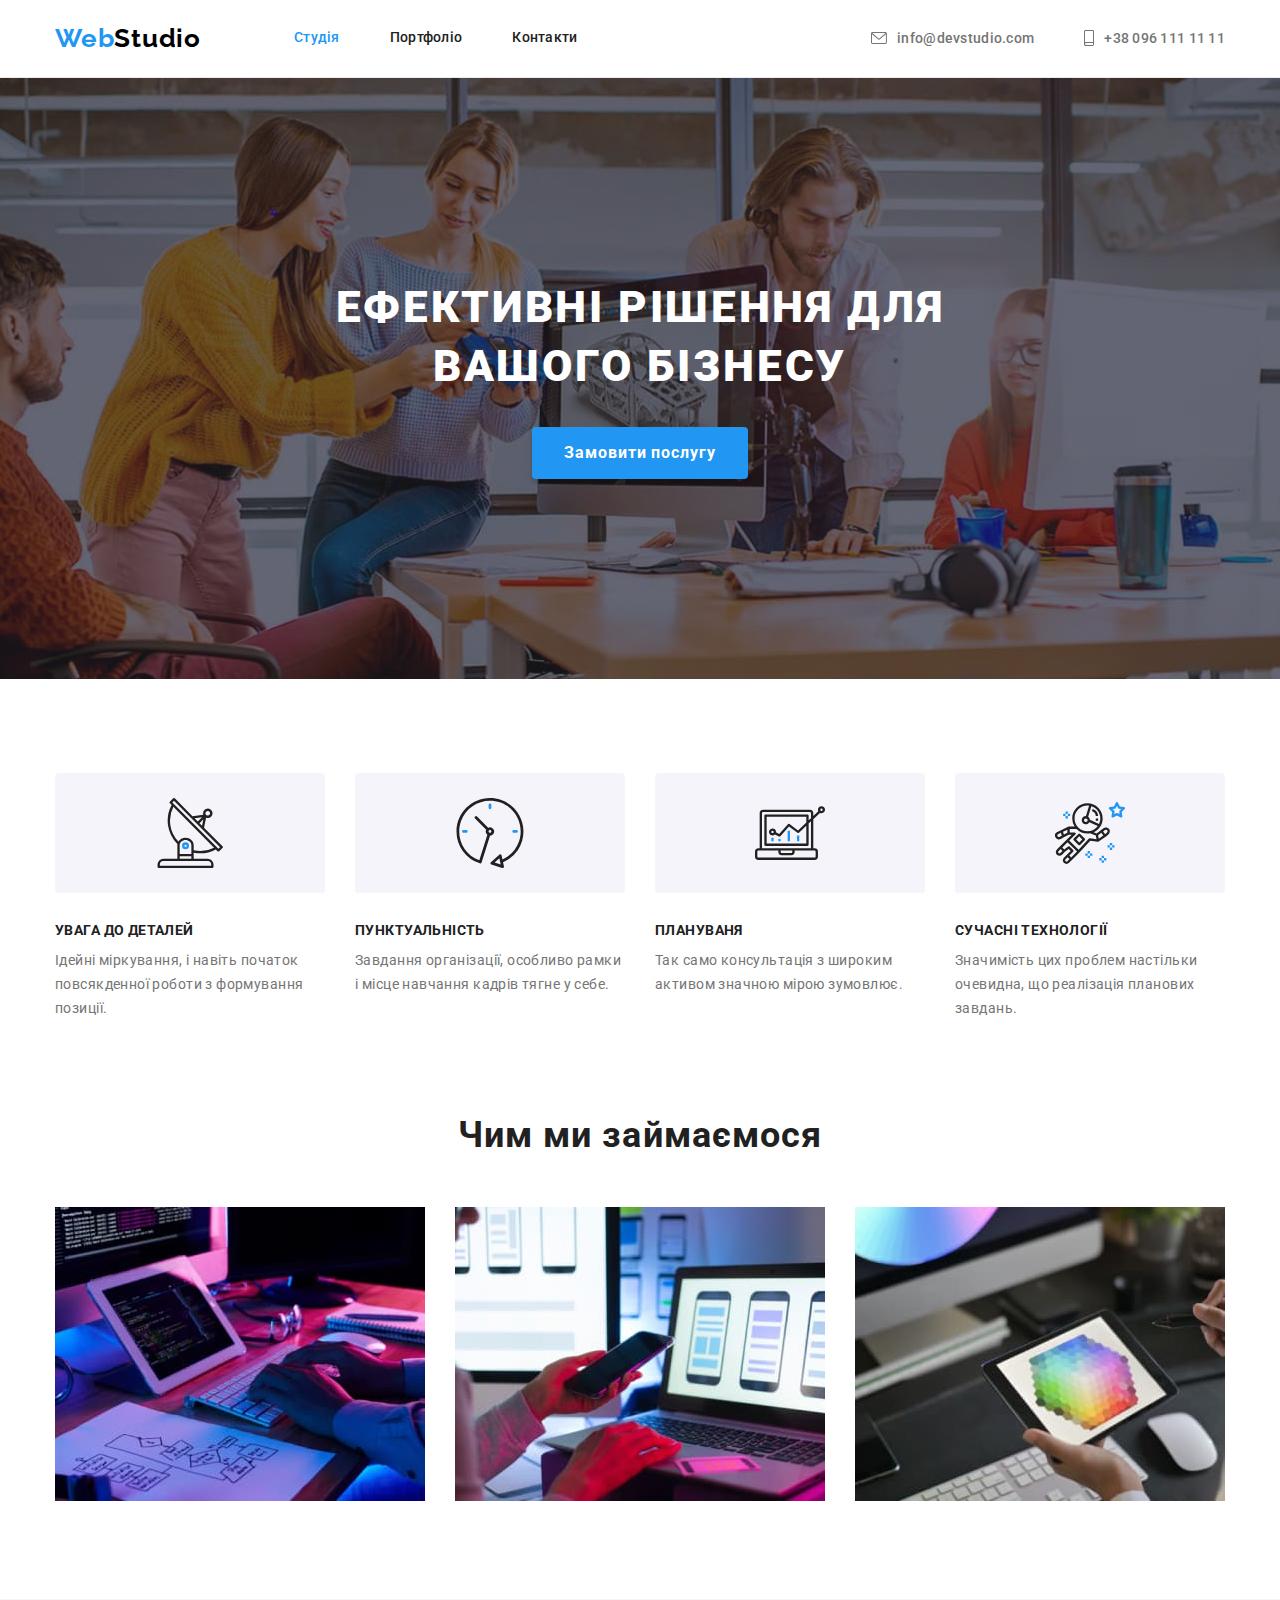
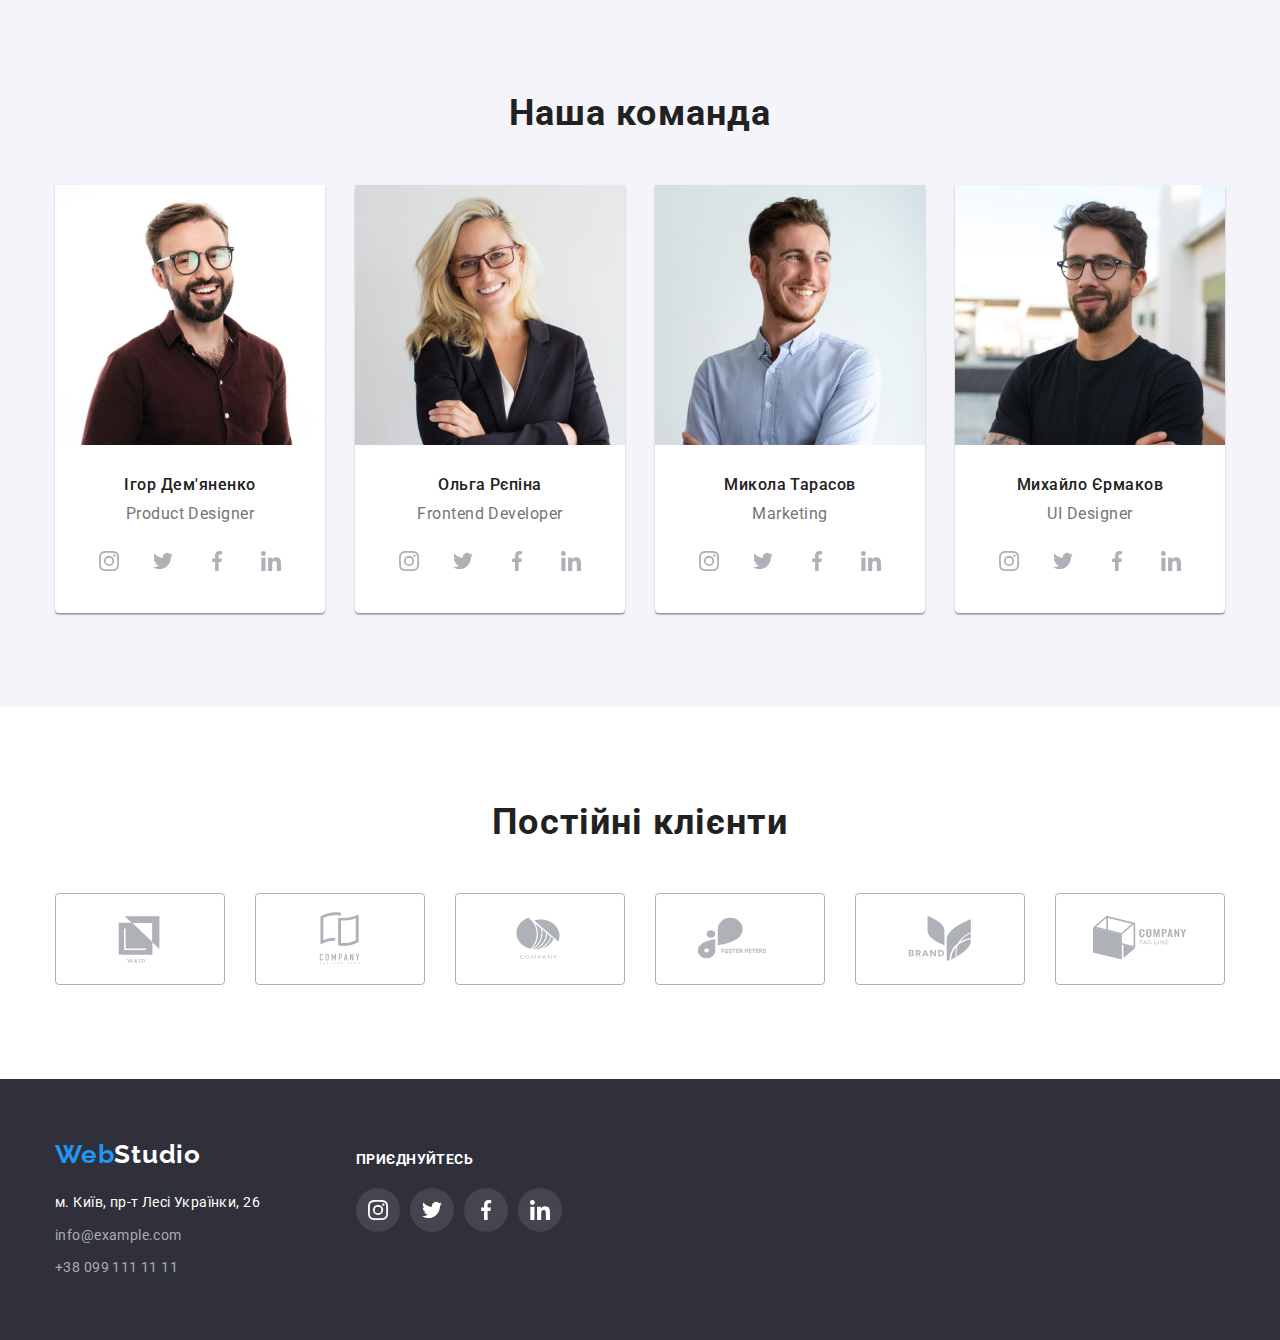
<file: index.html>
<!DOCTYPE html>
<html lang="uk">
<head>
    <meta charset="UTF-8">
    <meta http-equiv="X-UA-Compatible" content="IE=edge">
    <meta name="viewport" content="width=device-width, initial-scale=1.0">
    <title>Веб студія</title>
    <link rel="stylesheet" href="https://cdnjs.cloudflare.com/ajax/libs/modern-normalize/1.1.0/modern-normalize.min.css">
    <link rel="preconnect" href="https://fonts.googleapis.com">  
    <link rel="preconnect" href="https://fonts.gstatic.com" crossorigin> 
    <link href="https://fonts.googleapis.com/css2?family=Raleway:wght@700&family=Roboto:wght@400;500;700;900&display=swap" rel="stylesheet">
    <link rel="stylesheet" href="./css/styles.css" />
</head>
<body>
<!-- Header -->
<header class="header">
        <div class="container header-section">
        <a href="./index.html" class="logo" lang="en"> <span class="logo-web">Web</span>Studio</a>
        <nav class="header-nav">
            <ul class="site-nav list">
                <li class="site-nav-item"><a href="./index.html" class="site-nav-links current">Студія</a></li>
                <li class="site-nav-item"><a href="./portfolio.html" class="site-nav-links">Портфоліо</a></li>
                <li class="site-nav-item"><a href="/" class="site-nav-links">Контакти</a></li>
            </ul>
        </nav>
            <ul class="header-contact list">
                <li><a href="mailto:info@devstudio.com" class="contact" target="_blank" rel="noreferrer noopener"> 
                    <svg class="contact-icon" width="16" height="12">
                        <use href="./images/symbol-defs.svg#icon-envelope"></use></svg>    
                info@devstudio.com</a></li>
                <li><a href="tel:+380961111111" class="contact phone">
                    <svg class="contact-icon" width="10" height="16">
                        <use href="./images/symbol-defs.svg#icon-smartphone"></use></svg>                
                    +38 096 111 11 11</a></li>
            </ul>
        </div>
</header>
<!-- Main content -->
<main>
    <!-- Main title -->
    <section class="main-tittle">
        <div class="container">
            <h1 class="main-slogan">Ефективні рішення для <br /> вашого бізнесу</h1>
            <button type="button" class="main-button">Замовити послугу</button>
        </div>
    </section>
    <!-- Main privileges -->
    <section class="privileges">
        <h2 class="hidden-tittle">Наші переваги</h2>
        <div class="container">
            <ul class="privileges-blocks list">
                <li class="privileges-list">
                    <div class="privileges-icon-fon">
                        <svg class="privileges-icon" width="70" height="70">
                        <use href="./images/symbol-defs.svg#icon-group"></use></svg></div>
                    <h3 class="privileges-tittle">Увага до деталей</h3>
                    <p class="privileges-text">Ідейні міркування, і навіть початок повсякденної роботи з формування позиції.</p>
                </li>
                <li class="privileges-list">
                    <div class="privileges-icon-fon">
                        <svg class="privileges-icon" width="70" height="70">
                        <use href="./images/symbol-defs.svg#icon-clock"></use></svg></div>
                    <h3 class="privileges-tittle">Пунктуальність</h3>
                    <p class="privileges-text">Завдання організації, особливо рамки і місце навчання кадрів тягне у себе.</p>
                </li>
                <li class="privileges-list">
                    <div class="privileges-icon-fon">
                        <svg class="privileges-icon" width="70" height="70">
                        <use href="./images/symbol-defs.svg#icon-diagram"></use></svg></div>
                    <h3 class="privileges-tittle">Плануваня</h3>
                    <p class="privileges-text">Так само консультація з широким активом значною мірою зумовлює.</p>
                </li>
                <li class="privileges-list">
                    <div class="privileges-icon-fon">
                        <svg class="privileges-icon" width="70" height="70">
                        <use href="./images/symbol-defs.svg#icon-astronaut"></use></svg></div>
                    <h3 class="privileges-tittle">Сучасні технології</h3>
                    <p class="privileges-text">Значимість цих проблем настільки очевидна, що реалізація планових завдань.</p>
                </li>
            </ul>
        </div>
    </section>
    <!-- What do we do? -->
    <section class="what-do-we-do">
        <div class="container">
            <h2 class="main-wdwd-tittle">Чим ми займаємося</h2>
            <ul class="wdwd-blocks list">
                <li class="wdwd-list"><img src="./images/portfolio-main-1.jpg" width="370" height="294" alt="Проект №1"></li>
                <li class="wdwd-list"><img src="./images/portfolio-main-2.jpg" width="370" height="294" alt="Проект №2"></li>
                <li class="wdwd-list"><img src="./images/portfolio-main-3.jpg" width="370" height="294" alt="Проект №3"></li>
            </ul>
        </div>
    </section>
    <!-- Team -->
    <section class="team">
        <div class="container">
            <h2 class="team-tittle">Наша команда</h2>
            <ul class="team-list list">
                <li class="team-card">
                    <img class="img" src="./images/team-main-1.jpg" alt="Ігор Дем'яненко" width="270" height="260">
                    <div class="team-description">
                        <h3 class="team-name">Ігор Дем'яненко</h3>
                        <p lang="en" class="team-job">Product Designer</p>
                        <ul class="team-social-list list">
                            <li class="team-social-item">
                                <a class="team-social-link link" href="https://instagram.com" target="_blank" rel="noreferrer noopener">
                                <svg class="team-social-icon" width="20" height="20">
                                <use href="./images/symbol-defs.svg#icon-instagram"></use>
                            </svg></a></li>
                            <li class="team-social-item">
                                <a class="team-social-link link" href="https://twitter.com" target="_blank" rel="noreferrer noopener">
                                <svg class="team-social-icon" width="20" height="20">
                                <use href="./images/symbol-defs.svg#icon-twitter"></use>
                            </svg></a></li>
                            <li class="team-social-item">
                                <a class="team-social-link link" href="https://facebook.com" target="_blank" rel="noreferrer noopener">
                                <svg class="team-social-icon" width="20" height="20">
                                <use href="./images/symbol-defs.svg#icon-facebook"></use>
                            </svg></a></li>
                            <li class="team-social-item">
                                <a class="team-social-link link" href="https://linkedin.com" target="_blank" rel="noreferrer noopener">
                                <svg class="team-social-icon" width="20" height="20">
                                <use href="./images/symbol-defs.svg#icon-linkedin"></use>
                            </svg></a></li>
                        </ul>
                    </div>
                </li>
                <li class="team-card">
                    <img class="img" src="./images/team-main-2.jpg" alt="Ольга Рєпіна" width="270" height="260">
                    <div class="team-description">
                        <h3 class="team-name">Ольга Рєпіна</h3>
                        <p lang="en" class="team-job">Frontend Developer</p>
                        <ul class="team-social-list list">
                            <li class="team-social-item">
                                <a class="team-social-link link" href="https://instagram.com" target="_blank" rel="noreferrer noopener">
                                <svg class="team-social-icon" width="20" height="20">
                                <use href="./images/symbol-defs.svg#icon-instagram"></use>
                            </svg></a></li>
                            <li class="team-social-item">
                                <a class="team-social-link link" href="https://twitter.com" target="_blank" rel="noreferrer noopener">
                                <svg class="team-social-icon" width="20" height="20">
                                <use href="./images/symbol-defs.svg#icon-twitter"></use>
                            </svg></a></li>
                            <li class="team-social-item">
                                <a class="team-social-link link" href="https://facebook.com" target="_blank" rel="noreferrer noopener">
                                <svg class="team-social-icon" width="20" height="20">
                                <use href="./images/symbol-defs.svg#icon-facebook"></use>
                            </svg></a></li>
                            <li class="team-social-item">
                                <a class="team-social-link link" href="https://linkedin.com" target="_blank" rel="noreferrer noopener">
                                <svg class="team-social-icon" width="20" height="20">
                                <use href="./images/symbol-defs.svg#icon-linkedin"></use>
                            </svg></a></li>
                        </ul>
                    </div>
                </li>
                <li class="team-card">
                    <img class="img" src="./images/team-main-3.jpg" alt="Микола Тарасов" width="270" height="260">
                    <div class="team-description">
                        <h3 class="team-name">Микола Тарасов</h3>
                        <p lang="en" class="team-job">Marketing</p>
                        <ul class="team-social-list list">
                            <li class="team-social-item">
                                <a class="team-social-link link" href="https://instagram.com" target="_blank" rel="noreferrer noopener">
                                <svg class="team-social-icon" width="20" height="20">
                                <use href="./images/symbol-defs.svg#icon-instagram"></use>
                            </svg></a></li>
                            <li class="team-social-item">
                                <a class="team-social-link link" href="https://twitter.com" target="_blank" rel="noreferrer noopener">
                                <svg class="team-social-icon" width="20" height="20">
                                <use href="./images/symbol-defs.svg#icon-twitter"></use>
                            </svg></a></li>
                            <li class="team-social-item">
                                <a class="team-social-link link" href="https://facebook.com" target="_blank" rel="noreferrer noopener">
                                <svg class="team-social-icon" width="20" height="20">
                                <use href="./images/symbol-defs.svg#icon-facebook"></use>
                            </svg></a></li>
                            <li class="team-social-item">
                                <a class="team-social-link link" href="https://linkedin.com" target="_blank" rel="noreferrer noopener">
                                <svg class="team-social-icon" width="20" height="20">
                                <use href="./images/symbol-defs.svg#icon-linkedin"></use>
                            </svg></a></li>
                        </ul>
                    </div>
                </li>
                <li class="team-card">
                    <img class="img" src="./images/team-main-4.jpg" alt="Михайло Єрмаков" width="270" height="260">
                    <div class="team-description">
                        <h3 class="team-name">Михайло Єрмаков</h3>
                        <p lang="en" class="team-job">UI Designer</p>
                        <ul class="team-social-list list">
                            <li class="team-social-item">
                                <a class="team-social-link link" href="https://instagram.com" target="_blank" rel="noreferrer noopener">
                                <svg class="team-social-icon" width="20" height="20">
                                <use href="./images/symbol-defs.svg#icon-instagram"></use>
                            </svg></a></li>
                            <li class="team-social-item">
                                <a class="team-social-link link" href="https://twitter.com" target="_blank" rel="noreferrer noopener">
                                <svg class="team-social-icon" width="20" height="20">
                                <use href="./images/symbol-defs.svg#icon-twitter"></use>
                            </svg></a></li>
                            <li class="team-social-item">
                                <a class="team-social-link link" href="https://facebook.com" target="_blank" rel="noreferrer noopener">
                                <svg class="team-social-icon" width="20" height="20">
                                <use href="./images/symbol-defs.svg#icon-facebook"></use>
                            </svg></a></li>
                            <li class="team-social-item">
                                <a class="team-social-link link" href="https://linkedin.com" target="_blank" rel="noreferrer noopener">
                                <svg class="team-social-icon" width="20" height="20">
                                <use href="./images/symbol-defs.svg#icon-linkedin"></use>
                            </svg></a></li>
                        </ul>
                    </div>
                </li>
            </ul>
        </div>
    </section>
    <section class="current-clients">
        <div class="container">
            <h2 class="clients-tittle">Постійні клієнти</h2>
            <ul class="clients-list list">
                <li class="clients-item">
                    <a class="clients-link link" href="" target="_blank" rel="noreferrer noopener">
                    <svg class="clients-icon" width="106" height="60">
                    <use href="./images/symbol-defs.svg#icon-logo1"></use>
                </svg></a></li>
                <li class="clients-item">
                    <a class="clients-link link" href="" target="_blank" rel="noreferrer noopener">
                    <svg class="clients-icon" width="106" height="60">
                    <use href="./images/symbol-defs.svg#icon-logo2"></use>
                </svg></a></li>
                <li class="clients-item">
                    <a class="clients-link link" href="" target="_blank" rel="noreferrer noopener">
                    <svg class="clients-icon" width="106" height="60">
                    <use href="./images/symbol-defs.svg#icon-logo3"></use>
                </svg></a></li>
                <li class="clients-item">
                    <a class="clients-link link" href="" target="_blank" rel="noreferrer noopener">
                    <svg class="clients-icon" width="106" height="60">
                    <use href="./images/symbol-defs.svg#icon-logo4"></use>
                </svg></a></li>
                <li class="clients-item">
                    <a class="clients-link link" href="" target="_blank" rel="noreferrer noopener">
                    <svg class="clients-icon" width="106" height="60">
                    <use href="./images/symbol-defs.svg#icon-logo5"></use>
                </svg></a></li>
                <li class="clients-item">
                    <a class="clients-link link" href="" target="_blank" rel="noreferrer noopener">
                    <svg class="clients-icon" width="106" height="60">
                    <use href="./images/symbol-defs.svg#icon-logo6"></use>
                </svg></a></li>
            </ul>
        </div>
    </section>
</main>
<!-- Footer -->
<footer class="footer">
    <div class="container">
        <div class="footer-address-section">
        <a href="./index.html" class="logo footer-logo"> <span class="logo-web">Web</span><span class="logo-studio">Studio</span></a>
        <address class="footer-address-block">
            <p class="footer-office-address">м. Київ, пр-т Лесі Українки, 26</p> 
            <ul class="footer-item list">
                <li class="footer-item-adress"><a href="mailto:info@example.com" class="footer-contact" target="_blank" rel="noreferrer noopener">info@example.com</a></li>
                <li class="footer-item-adress"><a href="tel:+380991111111" class="footer-contact">+38 099 111 11 11</a></li>
            </ul>
        </address></div>
        <div class="footer-social-contacts">
        <p class="footer-social-tittle">Приєднуйтесь</p>
        <ul class="footer-social-list list">
        <li class="footer-social-item">
            <a class="footer-social-link link" href="https://instagram.com" target="_blank" rel="noreferrer noopener">
            <svg class="footer-social-icon" width="20" height="20">
            <use href="./images/symbol-defs.svg#icon-instagram"></use>
        </svg></a></li>
        <li class="footer-social-item">
            <a class="footer-social-link link" href="https://twitter.com" target="_blank" rel="noreferrer noopener">
            <svg class="footer-social-icon" width="20" height="20">
            <use href="./images/symbol-defs.svg#icon-twitter"></use>
        </svg></a></li>
        <li class="footer-social-item">
            <a class="footer-social-link link" href="https://www.facebook.com" target="_blank" rel="noreferrer noopener">
            <svg class="footer-social-icon" width="20" height="20">
            <use href="./images/symbol-defs.svg#icon-facebook"></use>
        </svg></a></li>
        <li class="footer-social-item">
            <a class="footer-social-link link" href="https://www.linkedin.com" target="_blank" rel="noreferrer noopener">
            <svg class="footer-social-icon" width="20" height="20">
            <use href="./images/symbol-defs.svg#icon-linkedin"></use>
        </svg></a></li>
        </ul>
        </div>
     </div>
</footer>
</body>
</html>
</file>
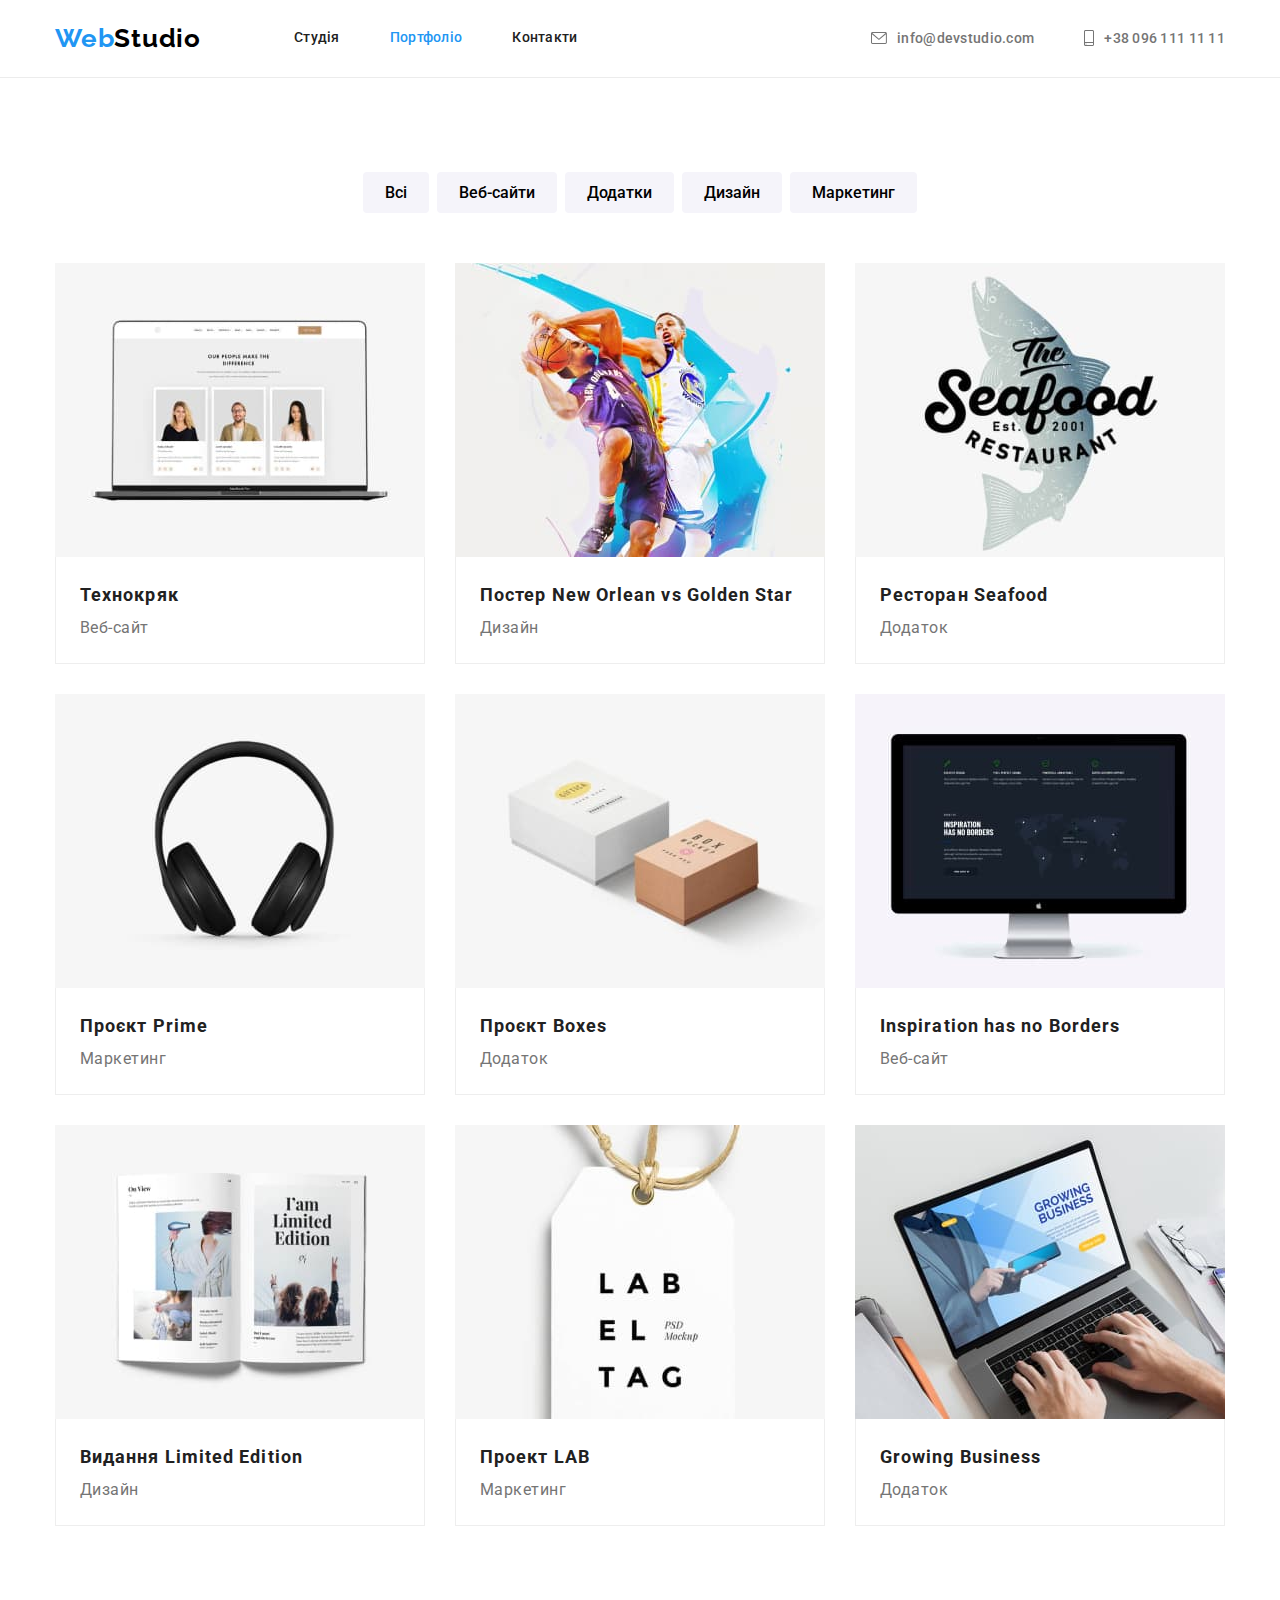
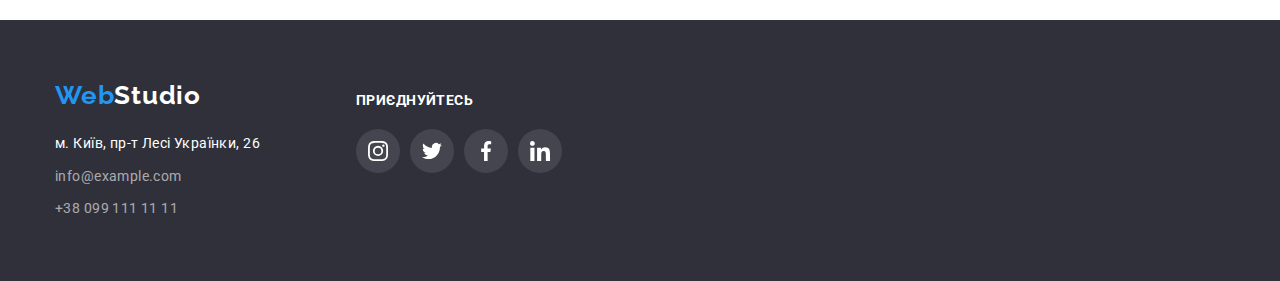
<file: portfolio.html>
<!DOCTYPE html>
<html lang="uk">
<head>
    <meta charset="UTF-8">
    <meta http-equiv="X-UA-Compatible" content="IE=edge">
    <meta name="viewport" content="width=device-width, initial-scale=1.0">
    <title>Веб студія - Портфоліо</title>
    <link rel="stylesheet" href="https://cdnjs.cloudflare.com/ajax/libs/modern-normalize/1.1.0/modern-normalize.min.css">
    <link rel="preconnect" href="https://fonts.googleapis.com">  
    <link rel="preconnect" href="https://fonts.gstatic.com" crossorigin> 
    <link href="https://fonts.googleapis.com/css2?family=Raleway:wght@700&family=Roboto:wght@400;500;700;900&display=swap" rel="stylesheet">
    <link rel="stylesheet" href="./css/styles.css" />
</head>
<body>
<!-- Header -->
<header class="header">
        <div class="container header-section">
        <a href="./index.html" class="logo" lang="en"> <span class="logo-web">Web</span>Studio</a>
        <nav class="header-nav">
            <ul class="site-nav list">
                <li class="site-nav-item"><a href="./index.html" class="site-nav-links">Студія</a></li>
                <li class="site-nav-item"><a href="./portfolio.html" class="site-nav-links current">Портфоліо</a></li>
                <li class="site-nav-item"><a href="/" class="site-nav-links">Контакти</a></li>
            </ul>
        </nav>
            <ul class="header-contact list">
                <li><a href="mailto:info@devstudio.com" class="contact" target="_blank"> 
                    <svg class="contact-icon" width="16" height="12">
                        <use href="./images/symbol-defs.svg#icon-envelope"></use></svg>    
                info@devstudio.com</a></li>
                <li><a href="tel:+380961111111" class="contact phone">
                    <svg class="contact-icon" width="10" height="16">
                        <use href="./images/symbol-defs.svg#icon-smartphone"></use></svg>                
                    +38 096 111 11 11</a></li>
            </ul>
        </div>
</header>
<!-- Main content -->
<main>
    <section class="portfolio-cases">
    <div class="container">
        <h1 class="hidden-tittle">Портфоліо</h1>
    <!-- Filter buttons -->
        <ul class="list prtfl-filters">
            <li class="botton-list">
                <button type="button" class="prtfl-button">Всі</button>
            </li>
            <li class="botton-list">
                <button type="button" class="prtfl-button">Веб-сайти</button>
            </li>
            <li class="botton-list">
                <button type="button" class="prtfl-button">Додатки</button>
            </li>
            <li class="botton-list">
                <button type="button" class="prtfl-button">Дизайн</button>
            </li>
            <li class="botton-list">
                <button type="button" class="prtfl-button">Маркетинг</button>
            </li>
        </ul>
    <!-- Cases -->
        <ul class="list prtfl-blocks">
            <li class="prtfl-cards">
                <a href="#" class="portfolio-link">
                <img class="prtfl-img pic" src="./images/portfolio-page-1.jpg" alt="Технокряк" width="370" height="294">
                    <div class="prtfl-description">
                        <h2 class="prtfl-case-tittle">Технокряк</h2>
                        <p class="prtfl-case-disc">Веб-сайт</p>
                    </div>
                </a>
            </li>
            <li class="prtfl-cards">
                <a href="#" class="portfolio-link">
                <img class="prtfl-img pic" src="./images/portfolio-page-2.jpg" alt="Постер New Orlean vs Golden Star" width="370" height="294">
                    <div class="prtfl-description">
                        <h2 class="prtfl-case-tittle" lang="en">Постер New Orlean vs Golden Star</h2>
                        <p class="prtfl-case-disc">Дизайн</p>
                    </div>
                </a>
            </li>
            <li class="prtfl-cards">
                <a href="#" class="portfolio-link">
                <img class="prtfl-img pic" src="./images/portfolio-page-3.jpg" alt="Ресторан Seafood" width="370" height="294">
                    <div class="prtfl-description">
                        <h2 class="prtfl-case-tittle" lang="en">Ресторан Seafood</h2>
                        <p class="prtfl-case-disc">Додаток</p>
                    </div>
                </a>
            </li>
            <li class="prtfl-cards">
                <a href="#" class="portfolio-link">
                <img class="prtfl-img pic" src="./images/portfolio-page-4.jpg" alt="Проєкт Prime" width="370" height="294">
                    <div class="prtfl-description">
                        <h2 class="prtfl-case-tittle" lang="en">Проєкт Prime</h2>
                        <p class="prtfl-case-disc">Маркетинг</p>
                    </div>
                </a>
            </li>
            <li class="prtfl-cards">
                <a href="#" class="portfolio-link">
                <img class="prtfl-img pic" src="./images/portfolio-page-5.jpg" alt="Проєкт Boxes" width="370" height="294">
                    <div class="prtfl-description">
                        <h2 class="prtfl-case-tittle" lang="en">Проєкт Boxes</h2>
                        <p class="prtfl-case-disc">Додаток</p>
                    </div>    
                </a>
            </li>
            <li class="prtfl-cards">
                <a href="#" class="portfolio-link">
                <img class="prtfl-img pic" src="./images/portfolio-page-6.jpg" alt="Inspiration has no Borders" width="370" height="294">
                    <div class="prtfl-description">
                        <h2 class="prtfl-case-tittle" lang="en">Inspiration has no Borders</h2>
                        <p class="prtfl-case-disc">Веб-сайт</p>
                    </div>
                </a>
            </li>
            <li class="prtfl-cards">
                <a href="#" class="portfolio-link">
                <img class="prtfl-img pic" src="./images/portfolio-page-7.jpg" alt="Видання Limited Edition" width="370" height="294">
                    <div class="prtfl-description">
                        <h2 class="prtfl-case-tittle" lang="en">Видання Limited Edition</h2>
                        <p class="prtfl-case-disc">Дизайн</p>
                    </div>
                </a>
            </li>
            <li class="prtfl-cards">
                <a href="#" class="portfolio-link">
                <img class="prtfl-img pic" src="./images/portfolio-page-8.jpg" alt="Проект LAB" width="370" height="294">
                    <div class="prtfl-description">
                        <h2 class="prtfl-case-tittle" lang="en">Проект LAB</h2>
                        <p class="prtfl-case-disc">Маркетинг</p>
                    </div>
                </a>
            </li>
            <li class="prtfl-cards">
                <a href="#" class="portfolio-link">
                <img class="prtfl-img pic" src="./images/portfolio-page-9.jpg" alt="Growing Business" width="370" height="294">
                    <div class="prtfl-description">
                        <h2 class="prtfl-case-tittle" lang="en">Growing Business</h2>
                        <p class="prtfl-case-disc">Додаток</p>
                    </div>
                </a>
            </li>
        </ul>
    </div>
    </section>
</main>
<!-- Footer -->
<footer class="footer">
    <div class="container">
        <div class="footer-address-section">
        <a href="./index.html" class="logo footer-logo"> <span class="logo-web">Web</span><span class="logo-studio">Studio</span></a>
        <address class="footer-address-block">
            <p class="footer-office-address">м. Київ, пр-т Лесі Українки, 26</p> 
            <ul class="footer-item list">
                <li class="footer-item-adress"><a href="mailto:info@example.com" class="footer-contact" target="_blank" rel="noreferrer noopener">info@example.com</a></li>
                <li class="footer-item-adress"><a href="tel:+380991111111" class="footer-contact">+38 099 111 11 11</a></li>
            </ul>
        </address></div>
        <div class="footer-social-contacts">
        <p class="footer-social-tittle">Приєднуйтесь</p>
        <ul class="footer-social-list list">
        <li class="footer-social-item">
            <a class="footer-social-link link" href="https://instagram.com" target="_blank" rel="noreferrer noopener">
            <svg class="footer-social-icon" width="20" height="20">
            <use href="./images/symbol-defs.svg#icon-instagram"></use>
        </svg></a></li>
        <li class="footer-social-item">
            <a class="footer-social-link link" href="https://twitter.com" target="_blank" rel="noreferrer noopener">
            <svg class="footer-social-icon" width="20" height="20">
            <use href="./images/symbol-defs.svg#icon-twitter"></use>
        </svg></a></li>
        <li class="footer-social-item">
            <a class="footer-social-link link" href="https://www.facebook.com" target="_blank" rel="noreferrer noopener">
            <svg class="footer-social-icon" width="20" height="20">
            <use href="./images/symbol-defs.svg#icon-facebook"></use>
        </svg></a></li>
        <li class="footer-social-item">
            <a class="footer-social-link link" href="https://www.linkedin.com" target="_blank" rel="noreferrer noopener">
            <svg class="footer-social-icon" width="20" height="20">
            <use href="./images/symbol-defs.svg#icon-linkedin"></use>
        </svg></a></li>
        </ul>
        </div>
     </div>
</footer>
</body>
</html>
</file>
<file: css/styles.css>
/* Загальні спільні стилі сайту */

:root {
    --bgc-main-tittle: #2F303A;
    --bgc-blocks:#F5F5F5; 
    --bgc-header:#FFFFFF;
    --bgc-team: #F5F4FA;
    --bgc-footer: #2F303A;
    --fst-text-color: #212121;
    --snd-text-color: #757575;
    --special-color: #2196F3;
    --social-icon-color: #AFB1B8;
    --footer-social-icon-color: #2F303A;
}

body {
    font-family: 'Raleway', sans-serif;
    font-family: 'Roboto', sans-serif;
    font-size: 14px;
    background-color: #FFFFFF;
    color: var(--fst-text-color);
    line-height: 1.14;
    letter-spacing: 0.02em;
}

p, h1, h2, h3, h4, h5, h6 {
    margin: 0;
}

ul {
    margin: 0;
    padding-left: 0;
}

address {
    font-style: normal;
}

/* img {
    display: block;
} */

.container {
    width: 1200px;
    padding: 0 15px;
    margin: 0 auto;
    /* outline: 1px dashed grey; */
}

.list {
    display: flex;
    list-style: none;
    padding: 0;
    margin: 0;
}

/* ---------  Header ---------  */

.header {
    color: var(--fst-text-color);
    background-color: var(--bgc-header);
    border-bottom: 1px solid #ECECEC;
    padding: 20px 0;
}

.logo {
    text-decoration: none;
    font-family: 'Raleway', sans-serif;
    font-style: normal;
    font-weight: 700;
    font-size: 26px;
    line-height: 1.19;
    letter-spacing: 0.03em;
    color: #000000;
}
.logo-web {
    color: var(--special-color);
}

.header .container {
    align-items: center;
}

.contact {
    font-weight: 500;
    line-height: 1.19;
    letter-spacing: 0.02em;
    color: var(--snd-text-color);
    text-decoration: none;

    display: inline-flex;
    padding: 10px 0px 10px;
    align-items: center;
}
.contact-icon {
    margin-right: 10px;
    fill: currentColor;
}

.site-nav-links {
    color: var(--fst-text-color);
    text-decoration: none;
    display: block;
    padding: 10px 0px 10px;
    /* padding-top: 16px;
    padding-bottom: 14px; */
}   


.site-nav .site-nav-links:hover,
.site-nav .site-nav-links:focus,
.header-contact .contact:focus,
.header-contact .contact:hover {
    color: var(--special-color);
}

.site-nav {
    margin-left: 93px;
    display: flex;
}

.header-nav {
    font-family: 'Roboto', sans-serif;
    font-weight: 500;
    /* display: flex; */
    /* align-items: center; */
    /* justify-content: space-between; */
}
/* .item {
    display: list-item;
} */

.header-contact {
    margin-left: auto;
}
.list .site-nav-item + .site-nav-item {
    margin-left: 50px;
}

.header-section {
    display: flex;
    align-items: center;
}

.phone {
    margin-left: 50px;
}

/* .list .item:last-child {
    margin-right: 0;
} */

.current {
    color: var(--special-color);
}

/* ------- Footer ------- */

.footer {
    background-color: var(--bgc-footer);
    line-height: 1.71;
    letter-spacing: 0.03em;
    padding-top: 60px;
    padding-bottom: 60px;
}
.footer-address-block {
    margin-top: 20px;
    padding: 0;
}

.footer-address,
.footer-contact {
    font-style: normal;
    text-decoration: none;
}

.footer-office-address,
.logo-studio {
    color: #FFFFFF;
}
.footer-item {
    display: block;
}

.footer-contact {
    color: rgba(255, 255, 255, 0.6);
}
.footer-contact:hover,
.footer-contact:focus {
    color: var(--special-color);
}

.footer-office-address {
    margin-bottom: 9px;
}
.footer-item-adress:not(:last-child) {
    margin-bottom: 8px;
}
.footer .container {
    display: flex;
    /* align-items: center; */
}
.footer-address-section {
    min-width: 231px;
}

.footer-social-tittle {
    font-weight: 700;
    font-size: inherit;
    line-height: 1.14;
    letter-spacing: 0.03em;
    text-transform: uppercase;
    margin-bottom: 10px;
    color: var(--bgc-header);
    padding: 13px 0px 10px 0px;
}
.footer-social-contacts {
    margin-left: 70px;
    min-width: 206px;
}

.footer-social-list {
    display: flex;
    justify-content: center;
    gap: 10px;
    list-style: none;
    align-items: center;
}
.footer-social-link {
    display: flex;
    width: inherit;
    height: inherit;
    border-radius: 50%;
    background-color: rgba(255, 255, 255, 0.1);
    justify-content: center;
    align-items: center;
}
.team-social-item,
.footer-social-item {
    width: 44px;
    height: 44px;
}
.footer-social-icon {
    fill: var(--bgc-header);
}
.footer-social-link:hover,
.footer-social-link:focus {
    background: var(--special-color);
}
.footer-social-link:hover .footer-social-icon,
.footer-social-link:focus .footer-social-icon {
    fill: var(--bgc-header);
}

/* Нотатки
Не ставить елементам фіксовану висоту (height),
вона визначається контентом. */

/* ----- Стилі для index.html ----- */

.main-tittle {
    background-color: var(--bgc-main-tittle);
    background-image: linear-gradient(
        rgba(47, 48, 58, 0.4),
        rgba(47, 48, 58, 0.4)),
        url(../images/hero-bgd.jpeg);
    max-width: 1600px;
    min-height: 600px;
    margin: 0 auto;
    background-repeat: no-repeat;
    background-position: center;
    background-size: cover;
    text-align: center;
    padding-top: 200px;
    padding-bottom: 200px;
}
.main-slogan {
    color: #FFFFFF;
    font-weight: 900;
    font-size: 44px;
    line-height: 1.36;
    letter-spacing: 0.06em;
    text-transform: uppercase;
    margin-top: 0;
    margin-bottom: 30px;
}
.main-button {
    cursor: pointer;
    background: var(--special-color);
    box-shadow: 0px 4px 4px rgba(0, 0, 0, 0.15);
    border-radius: 4px;
    border: 1px solid transparent;
    color: #FFFFFF;
    font-family: inherit;
    font-weight: 700;
    font-size: 16px;
    line-height: 1.88;
    min-width: 216px;
    text-align: center;
    letter-spacing: 0.06em;
    display: inline-block;
    padding: 10px 26px;
    align-items: center;
}
.button {
    display: contents;
    font-family: inherit;
    border: none;
    cursor: pointer;
}

/* --- Main privileges --- */

.privileges {
    display: flex;
    padding: 94px 0;
}

.privileges-list {
    width: 270px;
}
.privileges-icon-fon {
    display: flex;
    height: 120px;
    justify-content: center;
    align-items: center;
    background-color: var(--bgc-team);
    border-radius: 4px;
    margin-bottom: 30px;
}

.list .privileges-list + .privileges-list,
.list .team-list + .team-list {
    margin-left: 30px;
}

.privileges-tittle {
    font-weight: 700;
    font-size: 14px;
    line-height: 1.14;
    letter-spacing: 0.03em;
    text-transform: uppercase;
    color: var(--fst-text-color);
    margin-bottom: 10px;
}
.privileges-text {
    line-height: 1.71;
    letter-spacing: 0.03em;
    color: var(--snd-text-color);
}

.main-button:hover,
.main-button:focus {
    background-color: #188CE8;
    box-shadow: 0px 4px 4px rgba(0, 0, 0, 0.15);
    border-radius: 4px;
}

/* --- What do we do? section --- */

.main-wdwd-tittle,
.team-tittle {
    font-weight: 700;
    font-size: 36px;
    line-height: 1.16;
    text-align: center;
    letter-spacing: 0.03em;
    color: var(--fst-text-color)
}

.main-wdwd-tittle,
.team-tittle {
    margin-bottom: 50px;
}

.wdwd-blocks,
.privileges-blocks,
.team-list {
    flex-wrap: wrap;
    justify-content: center;
    /* justify-content: flex-start; */
}

.list .wdwd-list + .wdwd-list,
.list .team-card + .team-card {
    margin-left: 30px;
}

.what-do-we-do {
    padding-top: 0;
    padding-bottom: 94px;
}


/* --- Team section --- */

.team {
    background: var(--bgc-team);
    padding: 94px 0;
}

.team-card {
    background: #FFFFFF;
    box-shadow: 0px 1px 3px rgba(0, 0, 0, 0.12), 0px 1px 1px rgba(0, 0, 0, 0.14), 0px 2px 1px rgba(0, 0, 0, 0.2);
    border-radius: 0px 0px 4px 4px;
    width: max-content;
    width: 270px;
    /* height: 368px; */
}

.team-description {
    padding-top: 30px;
    padding-bottom: 30px;
    text-align: center;
}

.team-name {
    font-weight: 500;
    font-size: 16px;
    line-height: 1.19;
    text-align: center;
    letter-spacing: 0.03em;
    margin-bottom: 10px;
}
.team-job {
    font-size: 16px;
    line-height: 1.19;
    text-align: center;
    letter-spacing: 0.03em;
    color: var(--snd-text-color);
    margin-bottom: 16px;
}
.team-social-list {
    display: flex;
    justify-content: center;
    gap: 10px;
    list-style: none;
    align-items: center;
}
.team-social-link {
    display: flex;
    width: inherit;
    height: inherit;
    border-radius: 50%;
    background-color: var(--bgc-header);
    justify-content: center;
    align-items: center;
}
.team-social-icon {
    fill: var(--social-icon-color);
}
.team-social-link:hover,
.team-social-link:focus {
    background: var(--special-color);
}
.team-social-link:hover .team-social-icon,
.team-social-link:focus .team-social-icon {
    fill: var(--bgc-header);
}


/* --- Clients section --- */

.current-clients {
    display: flex;
    padding: 94px 0;
}
.clients-tittle {
    font-weight: 700;
    font-size: 36px;
    line-height: 1.17;
    text-align: center;
    letter-spacing: 0.03em;
    color:var(--fst-text-color);
    margin-bottom: 50px;
}
.clients-list {
    display: flex;
    list-style: none;
    justify-content: space-between;
    align-items: center;
}

.clients-icon {
    fill: currentColor;
}

.clients-icon:hover,
.clients-icon:focus {
    fill: var(--special-color);
}

.clients-link {
    display: flex;
    height: 92px;
    width: 170px;
    align-items: center;
    justify-content: center;
    border: 1px solid var(--social-icon-color);
    background-color: var(--bgc-header);
    border-radius: 4px;
    color: var(--social-icon-color);
}
.clients-link:hover,
.clients-link:focus {
    color: var(--special-color);
    border-color: var(--special-color);
}

/* ----- Стилі для portfolio.html ----- */

.hidden-tittle {
    position: absolute;
    white-space: nowrap;
    width: 1px;
    height: 1px;
    overflow: hidden;
    border: 0;
    padding: 0;
    clip: rect(0 0 0 0);
    clip-path: inset(50%);
    margin: -1px;
}
.prtfl-filters {
    display: flex;
    flex-wrap: wrap;
    margin-bottom: 50px;
    justify-content: center;
}
.prtfl-blocks {
    flex-wrap: wrap;
    justify-content: space-between;
    align-items: center;
    margin: -15px;
}

.prtfl-button {
    font-family: 'Roboto', sans-serif;
    font-weight: 500;
    font-size: 16px;
    line-height: 1.85;
    text-align: center;
    /* height: 38px; */
    width: max-content;
    border-radius: 4px;
    border-style: none;
    background: var(--bgc-team);
    /* box-shadow: 0px 3px 1px rgba(0, 0, 0, 0.1), 0px 1px 2px rgba(0, 0, 0, 0.08), 0px 2px 2px rgba(0, 0, 0, 0.12); */
    cursor: pointer;
    border: none;
    padding-top: 6px;
    padding-right: 22px;
    padding-bottom: 6px;
    padding-left: 22px;
}

.prtfl-button:hover,
.prtfl-button:focus {
    background: var(--special-color);
    box-shadow: 0px 3px 1px rgba(0, 0, 0, 0.1), 0px 1px 2px rgba(0, 0, 0, 0.08), 0px 2px 2px rgba(0, 0, 0, 0.12);
    border-radius: 4px;
    color: #FFFFFF;
}

.prtfl-cards {
    width: 370px;
    background: #FFFFFF;
    /* border: 1px solid #EEEEEE; */
    margin: 15px;
    /* margin-top: 30px;
    padding-right: 30px; */
}
.portfolio-link {
    display: block;
    text-decoration: none;
}
.portfolio-link:hover,
.portfolio-link:focus {
    box-shadow: 0px 1px 1px rgba(0, 0, 0, 0.12), 0px 4px 4px rgba(0, 0, 0, 0.06), 1px 4px 6px rgba(0, 0, 0, 0.16);
}

.portfolio-cases {
    padding-top: 94px;
    padding-bottom: 94px;
}
.prtfl-filters .botton-list:not(:last-child) {
    margin-right: 8px;
}

.prtfl-description {
    padding: 20px 24px;
    border-right: 1px solid #EEEEEE;
    border-bottom: 1px solid #EEEEEE;
    border-left: 1px solid #EEEEEE;
}

.prtfl-case-tittle {
    font-weight: 700;
    font-size: 18px;
    line-height: 2;
    letter-spacing: 0.06em;
    color: var(--fst-text-color);
    width: 322px;
    /* height: 36px; */
}

.prtfl-case-disc {
    font-size: 16px;
    line-height: 1.88;
    letter-spacing: 0.03em;
    color: var(--snd-text-color);
}

.prtfl-img,
.img {
    display: block;
    max-width: 100%;
    height: auto;
}
</file>
